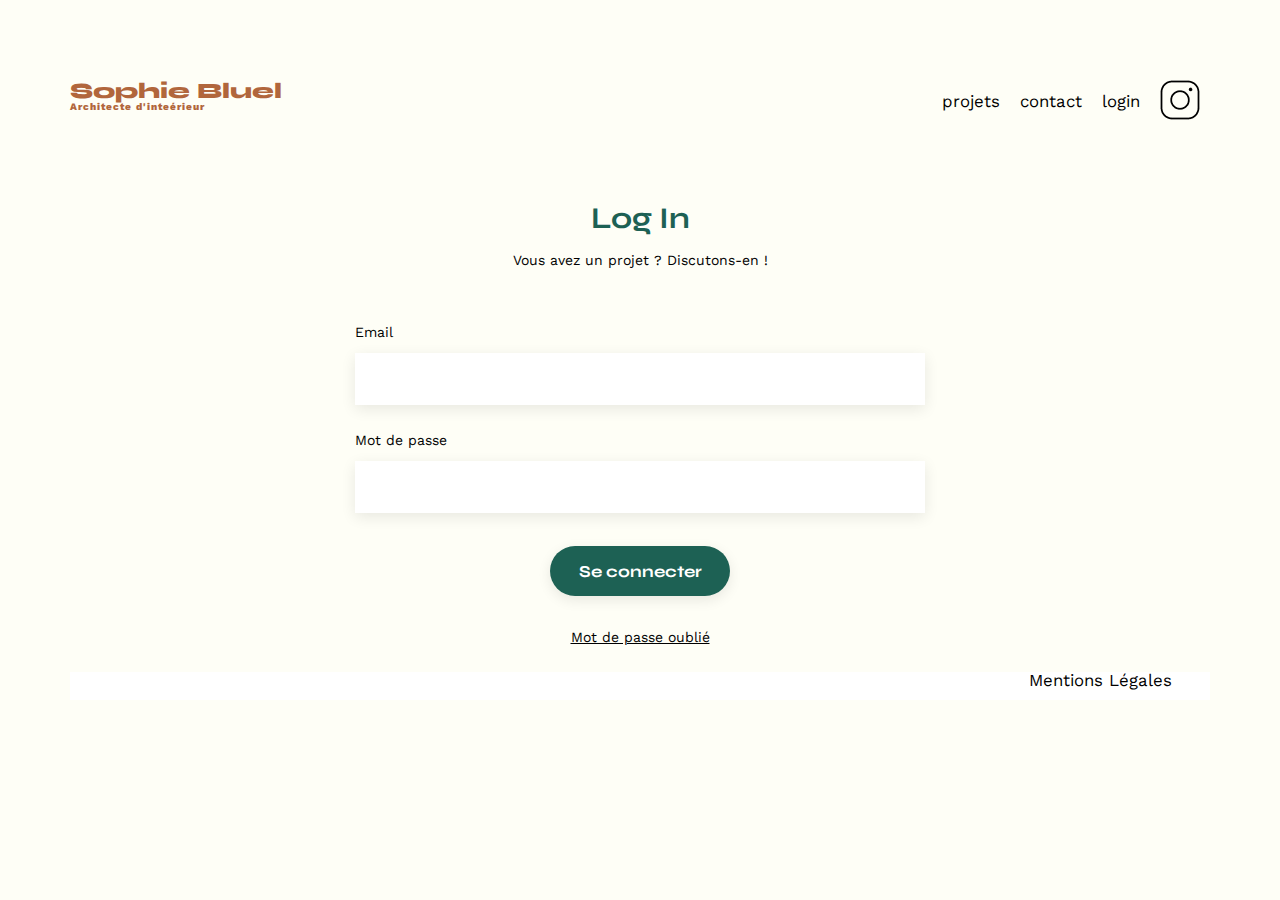
<file: FrontEnd/login.html>
<!DOCTYPE html>
<html lang="fr">
  <head>
    <meta charset="UTF-8"/>
    <title>Sophie Bluel - Architecte d'intérieur</title>
    <meta name="viewport" content="width=device-width, initial-scale=1.0"/>
    <link rel="preconnect" href="https://fonts.googleapis.com"/>
    <link rel="preconnect" href="https://fonts.gstatic.com" crossorigin/>
    <link href="https://fonts.googleapis.com/css2?family=Syne:wght@700;800&family=Work+Sans&display=swap" rel="stylesheet"/>
    <meta name="description" content=""/>
    <link rel="stylesheet" href="./assets/style.css"/>
  </head>

  <body>
    <header>
      <h1>Sophie Bluel <span>Architecte d'inteérieur</span></h1>
      <nav>
        <ul class="menu">
          <li>projets</li>
          <li>contact</li>
          <li>login</li>
          <li><img src="./assets/icons/instagram.png" alt="Instagram"/></li>
        </ul>
      </nav>
    </header>
    <main class="login">
      <section id="contact">
        <h2>Log In</h2>
        <p>Vous avez un projet ? Discutons-en !</p>
        <form action="#" method="post">
          <label for="email">Email</label>
          <input type="email" name="email" id="email"/>
          <label for="password">Mot de passe</label>
          <input type="password" name="password" id="password"/>
          <input class="valider" type="submit" value="Se connecter"/>
          <a href="" class="forgot">Mot de passe oublié</a>
        </form>
      </section>
    </main>
    
    <footer>
      <nav>
        <ul>
          <li>Mentions Légales</li>
        </ul>
      </nav>
    </footer>
    <script src="login.js"></script>
  </body>
</html>
</file>
<file: FrontEnd/assets/style.css>
/* Portfolio Sophie Bluel */

html, body, div, span, applet, object, iframe,
h1, h2, h3, h4, h5, h6, p, blockquote, pre,
a, abbr, acronym, address, big, cite, code,
del, dfn, em, img, ins, kbd, q, s, samp,
small, strike, strong, sub, sup, tt, var,
b, u, i, center,
dl, dt, dd, ol, ul, li,
fieldset, form, label, legend,
table, caption, tbody, tfoot, thead, tr, th, td,
article, aside, canvas, details, embed,
figure, figcaption, footer, header, hgroup,
menu, nav, output, ruby, section, summary,
time, mark, audio, video {
	margin: 0;
	padding: 0;
	border: 0;
	font-size: 100%;
	font: inherit;
	vertical-align: baseline;
}
/* HTML5 display-role reset for older browsers */
article, aside, details, figcaption, figure,
footer, header, hgroup, menu, nav, section {
	display: block;
}
body {
	line-height: 1;
	background:#fefef6;
}
ol, ul {
	list-style: none;
}
blockquote, q {
	quotes: none;
}
blockquote:before, blockquote:after,
q:before, q:after {
	content: '';
	content: none;
}
table {
	border-collapse: collapse;
	border-spacing: 0;
}
/** end reset css**/
body {
	max-width: 1140px;
	margin:auto;
	font-family: 'Work Sans' ;
	font-size: 14px;
}
/*Modification css pour la première fenetre modale*/
.modalContainer {
	display: none;
	position: fixed;
	top: 0;
	left: 0;
	width: 100%;
	height: 100%;
	background-color: rgba(0, 0, 0, 0.5);
	z-index: 9999;
  }
  
  .modal {
	position: absolute;
	top: 50%;
	left: 50%;
	transform: translate(-50%, -50%);
	width: 500px;
	background-color: #ffffff;
	padding: 80px;
  }
  
  .close {
	position: absolute;
	top: 10px;
	right: 10px;
	background:none;
	border: none;
	cursor: pointer;
	color:black;
	cursor: pointer;
  }

  .close .material-symbols-outlined{
	color:black;
  }
  .modalTitle {
	text-align: center;
	margin-bottom: 20px;
  }
  
  .title {
	font-size: 26px;
	font-weight: bold;
	font-family: "Work Sans";
  }

.modalOpen{
	display: block;
}
/*Affichage des images dans la modale*/

.imageContainer {
	display: flex;
	flex-direction: row;
	width: 100%;
	flex-wrap: wrap;
	height: 60%;
	justify-content: flex-start;
	margin-bottom: 30px;
	overflow:hidden;
}

.border{
	margin-left: auto;
	margin-right:auto;
	border:1px solid #b3b3b3;
	height:0.3px;
	width:80%;
	align-self:center;
}

.addPicture{
	position:relative;
	text-align: center;
}

.deleteGallery{
	color:red;
	text-align: center;
	font-family: 'Syne';
}

.modal input{
	align-self: center;
	padding:5px 20px 5px 20px;
}

.imageContainer figure{
	position:relative;
	padding:5px;
}
.image-modale {
	height:105px;
	width:90px;
	display: flex;
	flex-direction: column;
	align-items: center;
	margin-bottom: 20px;
  }  
  .image-modale figcaption {
	font-family: 'Work Sans';
	font-size: 12px;
	text-align: center;
  }

  .icon {
	position: absolute;
	top: 10px;
	right: 10px;
	width:12px;
	height:12px;
	background: black;
	padding:4px;
  }

  .crossarrow{
	position:absolute;
	top:10px;
	right:35px;
	width:12px;
	height:12px;
	background: black;
	padding:4px;
  }

  /*Modification de la deuxième fenetre modale*/
 
  .modalContainer_2 {
	display: none;
	position: fixed;
	top: 0;
	left: 0;
	width: 100%;
	height: 100%;
	background-color: rgba(0, 0, 0, 0.5);
	z-index: 10000
;
  }

  .modal_2 {
	position: absolute;
	top: 50%;
	left: 50%;
	transform: translate(-50%, -50%);
	width: 500px;
	background-color: #ffffff;
	padding: 80px;
  }

  .arrow-back{
	position: absolute;
	top:10px;
	left:10px;
	cursor: pointer;
  }

  .arrow-back .material-symbols-outlined{
	color:black;
  }

  .newPicture{
	background:#e8f1f6;
	padding:20px 0 20px 0;
	margin-top:40px;
	display: flex;
	flex-direction: column;
	justify-content: center;
	align-items: center;
  }

  .imgPreview{
	visibility: hidden;
	position:absolute;
	width:200px;
	height:190px;
	z-index: 50;
	background: #ffffff;
  }

  .importImg{
	width:100%;
	height: 100%;
	z-index: 60;
	background: #ffffff;
  }

  .newPicture .material-symbols-outlined{
	color:#b9c5cc;
	margin-bottom: 15px;
	font-size: 150px;

  }

  .label-newPicture{
	margin-left: auto;
	margin-right: auto;
	display:flex;
	justify-content: center;
	align-items:center;
	background:#cbd6dc;
	color:#306685;
	font-family: "Work Sans";
	font-size:14px;
	border-radius:33px;
	width:35%;
	padding:10px;

  }

  .input-newPicture{
	visibility: hidden;
  }
  .format{
	text-align: center;
  }

  /*Css du formulaire de la modale*/
  .formModal-container{
	display: flex;
	flex-direction: column;
	align-items: center;
  }

  .formModal label{
	display: flex;
	font-family: "Work sans";
	font-size: 14px;
	color:black;
	line-height: 16px;
	text-align: left;
	margin-top:20px;
	margin-bottom: 10px;
	font-weight: 500;
  }

  .formModal input{
	height:41px;
	width:490px;
	box-shadow: 0px 4px 14px rgba(0, 0, 0, 0.09);
	border: none;
  }

  .formModal select{
	height: 41px;
	width:490px;
	box-shadow: 0px 4px 14px rgba(0, 0, 0, 0.09);
	border:none;
  }

  .formModal .border{
	margin-top: 40px;
	width:490px;
  }

  .validate{
	margin-left: auto;
	margin-right: auto;
	display: flex;
	margin-top:30px;
	background: #a7a7a7;
	color:white;
	border-radius: 33px;
	font-family: "Syne";
	font-size: 17px;
	border:none;
	padding:10px 90px 10px 90px;

  }
 .modalOpen2{
	display: block;
 }
/*Modification du css pour la banniere de la modale*/

.editionBanner{
	position: absolute;
	left:0;
	top:0;
	padding:10px;
	background:black;
	width:100%;
	display: flex;
	justify-content: center;
}

.edition button{
	background:#ffffff;
	color:black;
	padding:10px;
	font-family: "Syne";
	font-size:10px;
	border-radius: 33px;
}

.edition{
	align-self: center;
	display:flex;
	justify-content:space-between;
	align-items: center;
	width:25%;
}

.editionText{
	color:white;
	text-align: center;
}

.material-symbols-outlined{
	color:white;
}
/*Fin de la banniere de la modale*/

header {
	display: flex;
	justify-content: space-between;
	margin: 80px 0
}
.log{
	text-decoration: none;
	color:black;
}

.log:hover{
	color: #B1663C;
}
section {
	margin: 50px 0
}

.change{
	justify-content:flex-start;
	align-items:center;
	margin-left: 55px;
}
figure .change p {
	font-family: "Work Sans";
	margin-top:10px;
}

.changingContainer{
	display:flex;
	align-items: center;
	justify-content: center;
}

.changingContainer .change{
	margin-bottom: 30px;
}

.changeText:hover{
	cursor: pointer;
}

h1{
	display: flex;
	flex-direction: column;
	font-family: 'Syne';
	font-size: 22px;
	font-weight: 800;
	color: #B1663C
}

h1 > span {
	font-family: 'Work Sans';
	font-size:10px;
	letter-spacing: 0.1em;
;
}

h2{
	font-family: 'Syne';
	font-weight: 700;
	font-size: 30px;
	color: #1D6154
}

.filters{
	width:60%;
	margin-left: auto;
	margin-right: auto;
	display:flex;
	justify-content: space-around;
	padding-bottom: 30px;
}

.filters button{
	border:1px solid #1D6154;
	border-radius: 60px;
	background: #ffffff;
	color:#1D6154;
	font-size:20px;
	font-family:'Syne';
	padding:10px;
}

.filters button:hover{
	background: #1D6154;
	color:#ffffff;
}

nav ul {
	display: flex;
	align-items: center;
	list-style-type: none;

}
nav li {
	padding: 0 10px;
	font-size: 1.2em;
	cursor:pointer;
}

li:hover {
	color: #B1663C;
}
#introduction {
	display: flex;
	align-items: center;
}
#introduction figure {
	flex: 1
}
#introduction img {
	display: block;
	margin: auto;
	width: 80%;
}

#introduction article {
	flex: 1
}
#introduction h2 {
	margin-bottom: 1em;
}

#introduction p {
	margin-bottom: 0.5em;
}
#portfolio h2 {
	text-align: center;
	margin-bottom: 1em;
}
.gallery {
	width: 100%;
	display: grid;
	grid-template-columns: 1fr 1fr 1fr;
	grid-column-gap: 20px;
	grid-row-gap: 20px;
}

.gallery img {
	width: 100%;

}
#contact {
	width: 50%;
margin: auto;
}
#contact > * {
	text-align: center;

}
#contact h2{
	margin-bottom: 20px;
}
#contact form {
	text-align: left;
	margin-top:30px;
	display: flex;
	flex-direction: column;
}

#contact input {
	height: 50px;
	font-size: 1.2em;
	border: none;
	box-shadow: 0px 4px 14px rgba(0, 0, 0, 0.09);
}
#contact label {
	margin: 2em 0 1em 0;
}
#contact textarea {
	border: none;
	box-shadow: 0px 4px 14px rgba(0, 0, 0, 0.09);
}

.valider{
	font-family: 'Syne';
	font-weight: 700;
	color: white;
	background-color: #1D6154;
	margin : 2em auto ;
	width: 180px;
	text-align: center;
	border-radius: 60px ;
}

footer{
	background:#ffffff;
	height: 2em;
	width:100%;
}

footer nav ul {
	display: flex;
	justify-content: flex-end;
	margin: 2em;
}


.forgot{
	text-align:center;
	color:black;
	font-family: 'Work Sans';
}

.menu:hover{
	font-weight: bold;
}
</file>
